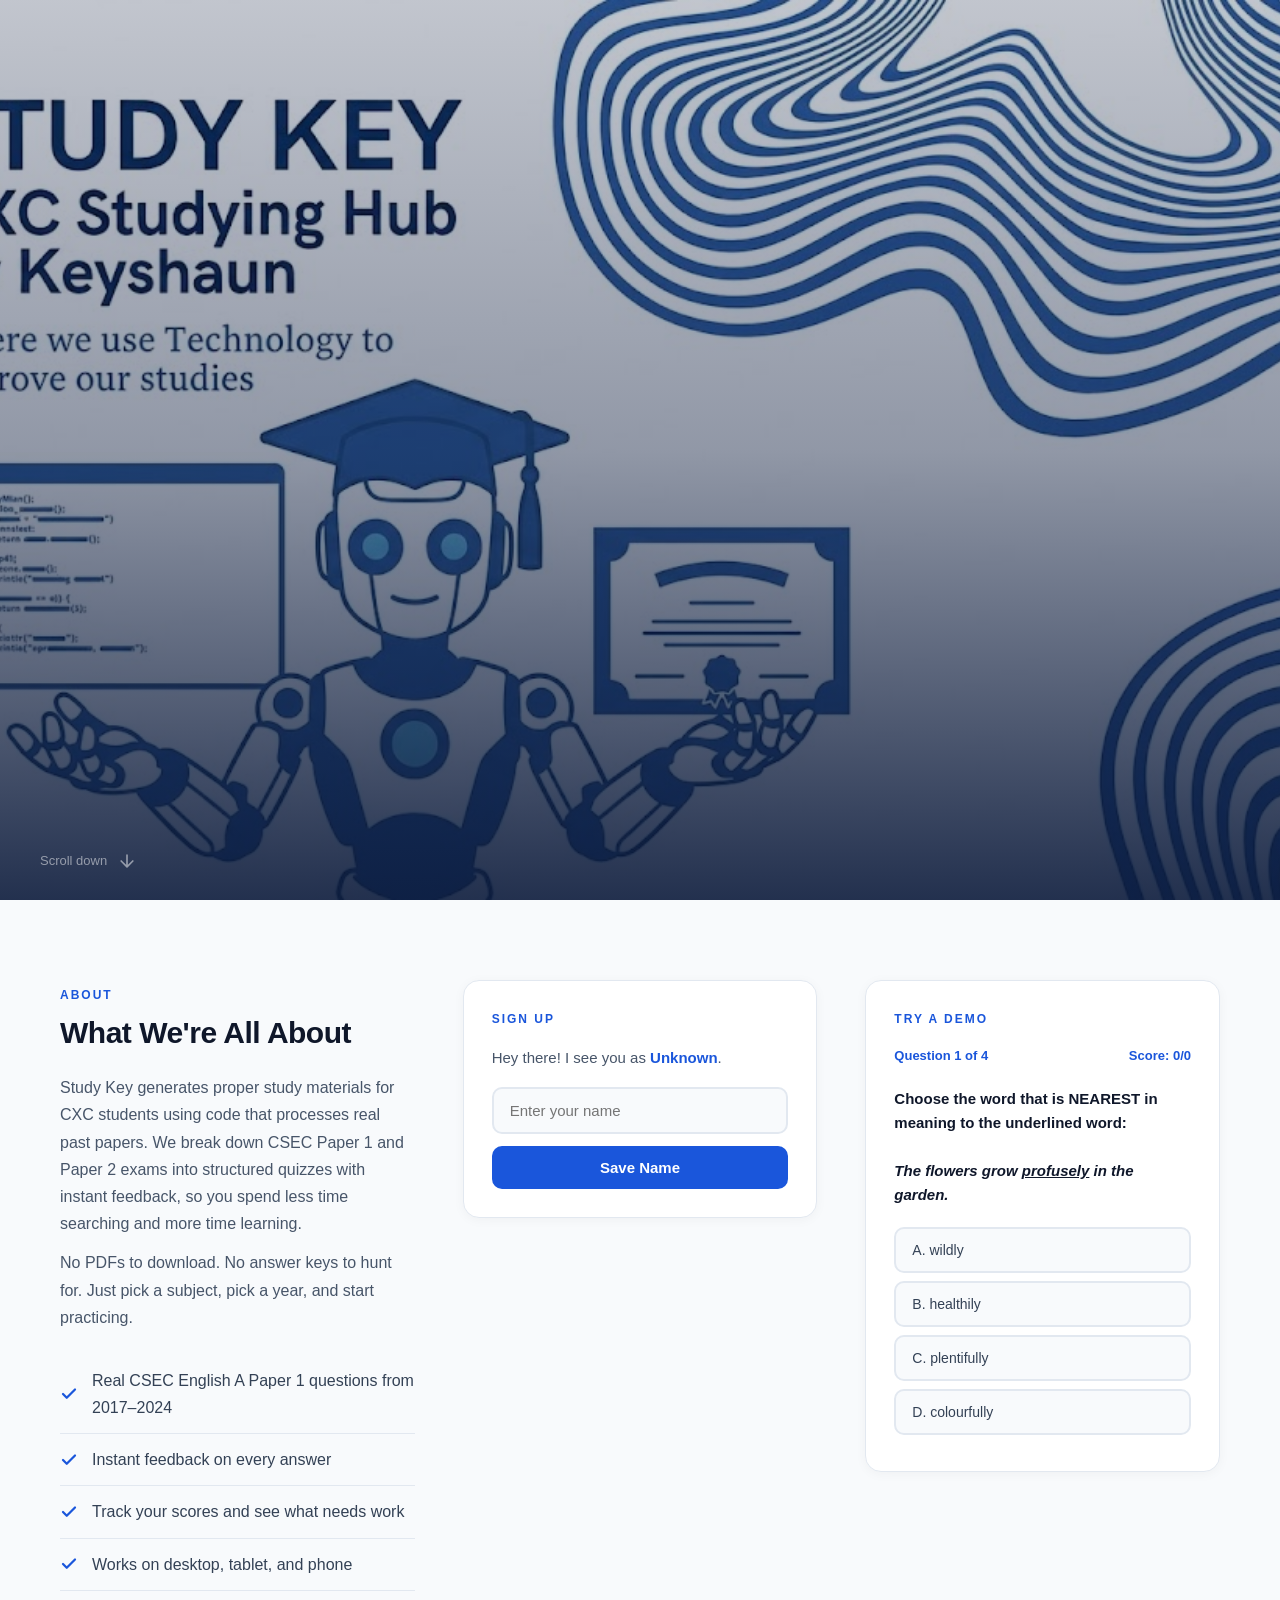
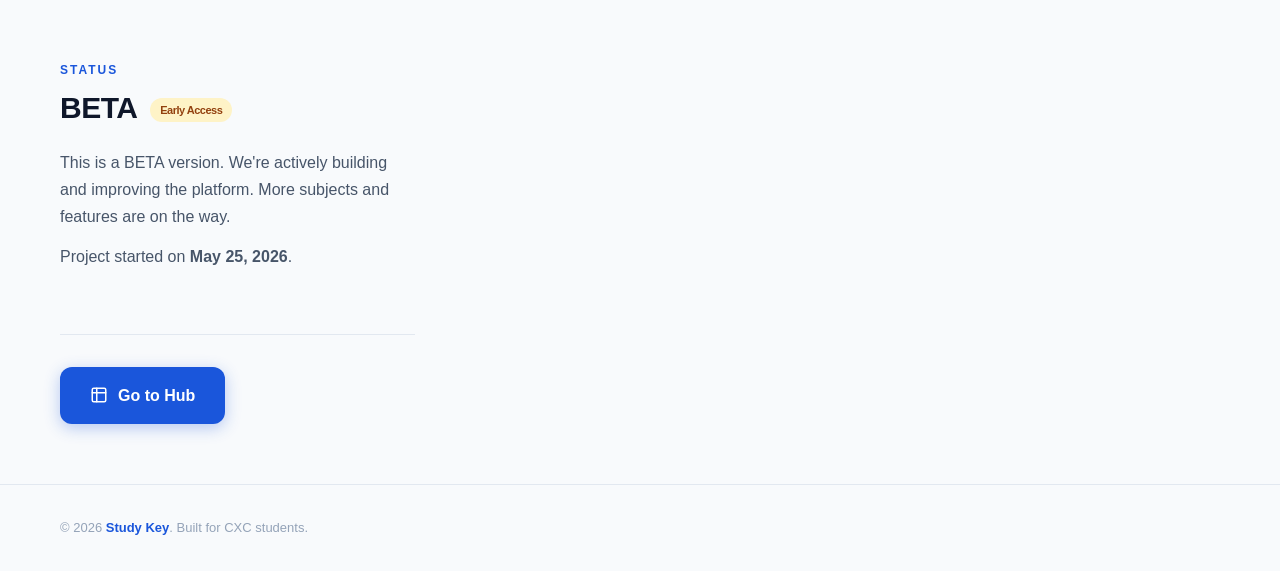
<file: index.html>
<!DOCTYPE html>
<html lang="en">
<head>
    <meta charset="UTF-8">
    <meta name="viewport" content="width=device-width, initial-scale=1.0">
    <meta name="description" content="Study Key - Smart study tools for CXC students. AI-powered quizzes, past paper practice, and personalized learning.">
    <meta name="keywords" content="CXC, CSEC, study, past papers, quizzes, exam prep, Caribbean">
    <meta name="author" content="Study Key">
    <meta name="theme-color" content="#1a56db">
    <meta property="og:title" content="Study Key - CXC Study Tools">
    <meta property="og:description" content="Smart study tools for CXC students. Practice with past papers and AI-powered quizzes.">
    <meta property="og:image" content="assets/icon.png">
    <meta property="og:type" content="website">
    <meta name="twitter:card" content="summary">
    <link rel="icon" type="image/x-icon" href="assets/favicon.ico">
    <link rel="icon" type="image/png" href="assets/icon.png">
    <link rel="apple-touch-icon" href="assets/icon.png">
    <title>Study Key - CXC Study Tools</title>
    <link rel="stylesheet" href="webstructure/login.css">
    <style>
        * {
            margin: 0;
            padding: 0;
            box-sizing: border-box;
        }

        html {
            scroll-behavior: smooth;
        }

        body {
            font-family: -apple-system, BlinkMacSystemFont, 'Segoe UI', Roboto, Oxygen, Ubuntu, Cantarell, sans-serif;
            background: #f8fafc;
            color: #1e293b;
            line-height: 1.7;
            -webkit-font-smoothing: antialiased;
        }

        .hero {
            position: relative;
            height: 100vh;
            background-color: #0b1a3b;
            background-image: url('assets/background.jpg');
            background-size: cover;
            background-position: top center;
            background-repeat: no-repeat;
        }

        .hero::before {
            content: '';
            position: absolute;
            inset: 0;
            background: linear-gradient(to bottom, rgba(11, 26, 59, 0.25) 0%, rgba(11, 26, 59, 0.45) 50%, rgba(11, 26, 59, 0.9) 100%);
        }

        .scroll-hint {
            position: absolute;
            bottom: 28px;
            left: 40px;
            z-index: 1;
            display: flex;
            align-items: center;
            gap: 10px;
            color: rgba(255, 255, 255, 0.5);
            font-size: 13px;
            text-decoration: none;
            cursor: pointer;
            transition: color 0.3s;
        }

        .scroll-hint:hover {
            color: rgba(255, 255, 255, 0.8);
        }

        .scroll-hint svg {
            width: 20px;
            height: 20px;
            animation: pulseDown 2s infinite;
        }

        .content {
            padding: 80px 60px 60px;
            display: grid;
            grid-template-columns: 1fr 1fr 1fr;
            gap: 48px;
            max-width: 100%;
        }

        .section {
            margin-bottom: 64px;
        }

        .section-label {
            font-size: 12px;
            font-weight: 700;
            text-transform: uppercase;
            letter-spacing: 2px;
            color: #1a56db;
            margin-bottom: 8px;
        }

        .section h2 {
            font-size: 30px;
            font-weight: 700;
            color: #0f172a;
            margin-bottom: 16px;
            letter-spacing: -0.5px;
        }

        .section p {
            font-size: 16px;
            color: #475569;
            margin-bottom: 12px;
        }

        .beta-badge {
            display: inline-block;
            background: #fef3c7;
            color: #92400e;
            font-size: 11px;
            font-weight: 700;
            padding: 3px 10px;
            border-radius: 20px;
            margin-left: 6px;
            vertical-align: middle;
        }

        .feature-list {
            list-style: none;
            margin-top: 24px;
        }

        .feature-list li {
            position: relative;
            padding: 12px 0 12px 32px;
            font-size: 16px;
            color: #334155;
            border-bottom: 1px solid #e2e8f0;
        }

        .feature-list li::before {
            content: '';
            position: absolute;
            left: 0;
            top: 50%;
            transform: translateY(-50%);
            width: 18px;
            height: 18px;
            background-image: url("data:image/svg+xml,%3Csvg xmlns='http://www.w3.org/2000/svg' viewBox='0 0 24 24' fill='none' stroke='%231a56db' stroke-width='3' stroke-linecap='round' stroke-linejoin='round'%3E%3Cpolyline points='20 6 9 17 4 12'/%3E%3C/svg%3E");
            background-size: contain;
            background-repeat: no-repeat;
        }

        .signup-card {
            background: #ffffff;
            border: 1px solid #e2e8f0;
            border-radius: 16px;
            padding: 28px;
            box-shadow: 0 2px 12px rgba(0, 0, 0, 0.04);
            height: fit-content;
            position: sticky;
            top: 40px;
        }

        .card-label {
            font-size: 12px;
            font-weight: 700;
            text-transform: uppercase;
            letter-spacing: 2px;
            color: #1a56db;
            margin-bottom: 16px;
        }

        .signup-card .signup-greeting {
            font-size: 15px;
            color: #475569;
            margin-bottom: 16px;
        }

        .signup-card .signup-greeting strong {
            color: #1a56db;
        }

        .signup-input {
            width: 100%;
            padding: 13px 16px;
            border: 2px solid #e2e8f0;
            border-radius: 10px;
            font-size: 15px;
            outline: none;
            transition: border-color 0.3s ease, box-shadow 0.3s ease;
            background: #f8fafc;
            font-family: inherit;
            margin-bottom: 12px;
        }

        .signup-input:focus {
            border-color: #1a56db;
            background: #fff;
            box-shadow: 0 0 0 3px rgba(26, 86, 219, 0.1);
        }

        .signup-btn {
            width: 100%;
            padding: 13px;
            background: #1a56db;
            color: #fff;
            border: none;
            border-radius: 10px;
            font-size: 15px;
            font-weight: 600;
            cursor: pointer;
            font-family: inherit;
            transition: background 0.2s ease, transform 0.2s ease;
        }

        .signup-btn:hover {
            background: #1e40af;
            transform: translateY(-1px);
        }

        .signup-btn.saved {
            background: #22c55e;
            pointer-events: none;
        }

        .signup-status {
            font-size: 13px;
            margin-top: 10px;
            text-align: center;
            color: #22c55e;
            font-weight: 600;
            display: none;
        }

        .signup-status.show {
            display: block;
        }

        .demo-card {
            background: #ffffff;
            border: 1px solid #e2e8f0;
            border-radius: 16px;
            padding: 28px;
            box-shadow: 0 2px 12px rgba(0, 0, 0, 0.04);
            height: fit-content;
            position: sticky;
            top: 40px;
        }

        .demo-score {
            display: flex;
            justify-content: space-between;
            align-items: center;
            margin-bottom: 20px;
            font-size: 13px;
            color: #64748b;
        }

        .demo-score span {
            font-weight: 700;
            color: #1a56db;
        }

        .demo-question {
            font-size: 15px;
            font-weight: 600;
            color: #0f172a;
            margin-bottom: 20px;
            line-height: 1.6;
        }

        .demo-option {
            display: block;
            width: 100%;
            text-align: left;
            padding: 13px 16px;
            margin-bottom: 8px;
            background: #f8fafc;
            border: 2px solid #e2e8f0;
            border-radius: 10px;
            font-size: 14px;
            color: #334155;
            cursor: pointer;
            transition: all 0.2s ease;
            font-family: inherit;
        }

        .demo-option:hover {
            border-color: #93c5fd;
            background: #eff6ff;
        }

        .demo-option.selected {
            border-color: #1a56db;
            background: #dbeafe;
            color: #1e40af;
        }

        .demo-option.correct {
            border-color: #22c55e;
            background: #f0fdf4;
            color: #166534;
            pointer-events: none;
        }

        .demo-option.wrong {
            border-color: #ef4444;
            background: #fef2f2;
            color: #991b1b;
            pointer-events: none;
        }

        .demo-feedback {
            margin-top: 16px;
            padding: 12px 16px;
            border-radius: 10px;
            font-size: 14px;
            font-weight: 600;
            display: none;
        }

        .demo-feedback.show {
            display: block;
        }

        .demo-feedback.correct {
            background: #f0fdf4;
            color: #166534;
        }

        .demo-feedback.wrong {
            background: #fef2f2;
            color: #991b1b;
        }

        .demo-next {
            display: none;
            align-items: center;
            gap: 6px;
            margin-top: 16px;
            padding: 10px 20px;
            background: #1a56db;
            color: #fff;
            border: none;
            border-radius: 10px;
            font-size: 14px;
            font-weight: 600;
            cursor: pointer;
            font-family: inherit;
            transition: background 0.2s ease;
        }

        .demo-next.show {
            display: inline-flex;
        }

        .demo-next:hover {
            background: #1e40af;
        }

        .cta {
            margin-top: 48px;
            padding-top: 32px;
            border-top: 1px solid #e2e8f0;
        }

        .btn {
            display: inline-flex;
            align-items: center;
            gap: 10px;
            padding: 15px 30px;
            border-radius: 12px;
            font-size: 16px;
            font-weight: 600;
            text-decoration: none;
            transition: transform 0.2s ease, box-shadow 0.2s ease, background 0.2s ease;
            cursor: pointer;
            border: none;
            font-family: inherit;
        }

        .btn:hover {
            transform: translateY(-2px);
        }

        .btn-primary {
            background: #1a56db;
            color: #ffffff;
            box-shadow: 0 4px 16px rgba(26, 86, 219, 0.3);
        }

        .btn-primary:hover {
            background: #1e40af;
            box-shadow: 0 6px 24px rgba(26, 86, 219, 0.4);
        }

        .footer {
            padding: 32px 60px;
            border-top: 1px solid #e2e8f0;
            color: #94a3b8;
            font-size: 13px;
        }

        .footer strong {
            color: #1a56db;
            font-weight: 600;
        }

        @keyframes pulseDown {
            0%, 100% { transform: translateY(0); opacity: 0.5; }
            50% { transform: translateY(8px); opacity: 1; }
        }

        @media (max-width: 1200px) {
            .content {
                grid-template-columns: 1fr 1fr;
                gap: 36px;
                padding: 60px 40px 48px;
            }
        }

        @media (max-width: 800px) {
            .content {
                grid-template-columns: 1fr;
                gap: 32px;
                padding: 48px 24px 40px;
            }

            .signup-card,
            .demo-card {
                position: static;
            }
        }

        @media (max-width: 600px) {
            .hero {
                height: 80vh;
            }

            .section h2 {
                font-size: 24px;
            }

            .btn {
                padding: 14px 24px;
                font-size: 15px;
            }

            .scroll-hint {
                left: 24px;
                bottom: 20px;
            }

            .footer {
                padding: 24px;
            }
        }
    </style>
</head>
<body>

    <section class="hero">
        <a href="#main-content" class="scroll-hint">
            Scroll down
            <svg viewBox="0 0 24 24" fill="none" stroke="currentColor" stroke-width="2" stroke-linecap="round" stroke-linejoin="round"><path d="M12 5v14M5 12l7 7 7-7"/></svg>
        </a>
    </section>

    <main id="main-content">

        <div class="content">
            <div>
                <div class="section">
                    <span class="section-label">About</span>
                    <h2>What We're All About</h2>
                    <p>
                        Study Key generates proper study materials for CXC students using code that processes real past papers.
                        We break down CSEC Paper 1 and Paper 2 exams into structured quizzes with instant feedback, so you spend
                        less time searching and more time learning.
                    </p>
                    <p>
                        No PDFs to download. No answer keys to hunt for. Just pick a subject, pick a year, and start practicing.
                    </p>
                    <ul class="feature-list">
                        <li>Real CSEC English A Paper 1 questions from 2017–2024</li>
                        <li>Instant feedback on every answer</li>
                        <li>Track your scores and see what needs work</li>
                        <li>Works on desktop, tablet, and phone</li>
                    </ul>
                </div>

                <div class="section">
                    <span class="section-label">Status</span>
                    <h2>BETA <span class="beta-badge">Early Access</span></h2>
                    <p>
                        This is a BETA version. We're actively building and improving the platform.
                        More subjects and features are on the way.
                    </p>
                    <p>
                        Project started on <strong>May 25, 2026</strong>.
                    </p>
                </div>

                <div class="cta">
                    <a href="hub.html" class="btn btn-primary">
                        <svg width="18" height="18" viewBox="0 0 24 24" fill="none" stroke="currentColor" stroke-width="2" stroke-linecap="round" stroke-linejoin="round"><rect x="3" y="3" width="18" height="18" rx="2"/><path d="M9 3v18"/><path d="M3 9h18"/></svg>
                        Go to Hub
                    </a>
                </div>
            </div>

            <div class="signup-card">
                <div class="card-label">Sign Up</div>
                <p class="signup-greeting" id="signup-greeting">
                    Hey there! I see you as <strong id="signup-ip">loading...</strong>.
                </p>
                <input type="text" class="signup-input" id="signup-name" placeholder="Enter your name" maxlength="30" autocomplete="off">
                <button class="signup-btn" id="signup-btn" onclick="saveSignupName()">Save Name</button>
                <div class="signup-status" id="signup-status">Name saved!</div>
            </div>

            <div class="demo-card">
                <div class="card-label">Try a Demo</div>
                <div class="demo-score">
                    <span id="demo-question-num">Question 1 of 4</span>
                    <span>Score: <span id="demo-score">0</span>/<span id="demo-total">0</span></span>
                </div>
                <div class="demo-question" id="demo-question"></div>
                <div id="demo-options"></div>
                <div class="demo-feedback" id="demo-feedback"></div>
                <button class="demo-next" id="demo-next" onclick="nextDemoQuestion()">Next Question</button>
            </div>
        </div>

    </main>

    <footer class="footer">
        <p>&copy; 2026 <strong>Study Key</strong>. Built for CXC students.</p>
    </footer>

    <script>
        const SIGNUP_KEY = 'studykey_username';
        const IP_KEY = 'studykey_ip';

        async function fetchIP() {
            try {
                const services = [
                    'https://api.ipify.org?format=json',
                    'https://api.ip.sb/ip',
                    'https://api.my-ip.io/ip'
                ];
                for (const service of services) {
                    try {
                        const controller = new AbortController();
                        const timeoutId = setTimeout(() => controller.abort(), 3000);
                        const response = await fetch(service, { signal: controller.signal });
                        clearTimeout(timeoutId);
                        if (response.ok) {
                            const contentType = response.headers.get('content-type');
                            if (contentType && contentType.includes('application/json')) {
                                const data = await response.json();
                                return data.ip || String(data);
                            }
                            const text = await response.text();
                            return text.trim();
                        }
                    } catch (e) {
                        continue;
                    }
                }
                return 'Unknown';
            } catch (error) {
                return 'Unknown';
            }
        }

        async function initSignup() {
            const ip = await fetchIP();
            document.getElementById('signup-ip').textContent = ip;
            localStorage.setItem(IP_KEY, ip);

            const savedName = localStorage.getItem(SIGNUP_KEY);
            if (savedName) {
                document.getElementById('signup-name').value = savedName;
                document.getElementById('signup-name').disabled = true;
                document.getElementById('signup-btn').textContent = 'Name Saved';
                document.getElementById('signup-btn').classList.add('saved');
                document.getElementById('signup-status').classList.add('show');
                document.getElementById('signup-greeting').innerHTML = `Welcome back, <strong>${escapeHTML(savedName)}</strong>!`;
            }
        }

        function saveSignupName() {
            const name = document.getElementById('signup-name').value.trim();
            if (!name || name.length < 2) {
                document.getElementById('signup-name').style.borderColor = '#ef4444';
                setTimeout(() => {
                    document.getElementById('signup-name').style.borderColor = '';
                }, 2000);
                return;
            }

            localStorage.setItem(SIGNUP_KEY, name);
            document.getElementById('signup-name').disabled = true;
            document.getElementById('signup-btn').textContent = 'Name Saved';
            document.getElementById('signup-btn').classList.add('saved');
            document.getElementById('signup-status').classList.add('show');
            document.getElementById('signup-greeting').innerHTML = `Welcome, <strong>${escapeHTML(name)}</strong>!`;
        }

        function escapeHTML(str) {
            const div = document.createElement('div');
            div.textContent = str;
            return div.innerHTML;
        }

        initSignup();

        const demoQuestions = [
            {
                question: "Choose the word that is NEAREST in meaning to the underlined word:<br><br><em>The flowers grow <u>profusely</u> in the garden.</em>",
                options: ["wildly", "healthily", "plentifully", "colourfully"],
                correct: 2
            },
            {
                question: "Choose the word OPPOSITE in meaning to the underlined word:<br><br><em>She seems <u>sensitive</u> to the feelings of others.</em>",
                options: ["unaware of", "unsure about", "unaffected by", "appreciative of"],
                correct: 0
            },
            {
                question: "Which sentence is grammatically correct?",
                options: ["Each of the students have a book.", "Each of the students has a book.", "Each of the students are having a book.", "Each of the students were having a book."],
                correct: 1
            },
            {
                question: "Identify the error in the sentence:<br><br><em>Neither the books nor the pen are on the table.</em>",
                options: ["Neither", "the books", "are", "on the table"],
                correct: 2
            }
        ];

        let currentDemoQuestion = 0;
        let demoScore = 0;
        let demoAnswered = false;

        function loadDemoQuestion() {
            demoAnswered = false;
            const q = demoQuestions[currentDemoQuestion];
            document.getElementById('demo-question-num').textContent = `Question ${currentDemoQuestion + 1} of ${demoQuestions.length}`;
            document.getElementById('demo-question').innerHTML = q.question;
            document.getElementById('demo-score').textContent = demoScore;
            document.getElementById('demo-total').textContent = currentDemoQuestion;
            
            const optionsContainer = document.getElementById('demo-options');
            optionsContainer.innerHTML = '';
            
            q.options.forEach((opt, index) => {
                const btn = document.createElement('button');
                btn.className = 'demo-option';
                btn.textContent = `${String.fromCharCode(65 + index)}. ${opt}`;
                btn.onclick = () => selectDemoAnswer(index);
                optionsContainer.appendChild(btn);
            });
            
            document.getElementById('demo-feedback').className = 'demo-feedback';
            document.getElementById('demo-feedback').textContent = '';
            document.getElementById('demo-next').className = 'demo-next';
        }

        function selectDemoAnswer(index) {
            if (demoAnswered) return;
            demoAnswered = true;
            
            const q = demoQuestions[currentDemoQuestion];
            const buttons = document.querySelectorAll('.demo-option');
            const feedback = document.getElementById('demo-feedback');
            const nextBtn = document.getElementById('demo-next');
            
            if (index === q.correct) {
                demoScore++;
                buttons[index].classList.add('correct');
                feedback.textContent = 'Correct! Well done.';
                feedback.className = 'demo-feedback correct show';
            } else {
                buttons[index].classList.add('wrong');
                buttons[q.correct].classList.add('correct');
                feedback.textContent = `Incorrect. The answer is ${String.fromCharCode(65 + q.correct)}.`;
                feedback.className = 'demo-feedback wrong show';
            }
            
            document.getElementById('demo-score').textContent = demoScore;
            document.getElementById('demo-total').textContent = currentDemoQuestion + 1;
            
            if (currentDemoQuestion < demoQuestions.length - 1) {
                nextBtn.textContent = 'Next Question';
            } else {
                nextBtn.textContent = 'Restart Demo';
            }
            nextBtn.className = 'demo-next show';
        }

        function nextDemoQuestion() {
            currentDemoQuestion++;
            if (currentDemoQuestion >= demoQuestions.length) {
                currentDemoQuestion = 0;
                demoScore = 0;
            }
            loadDemoQuestion();
        }

        loadDemoQuestion();
    </script>

</body>
</html>
</file>
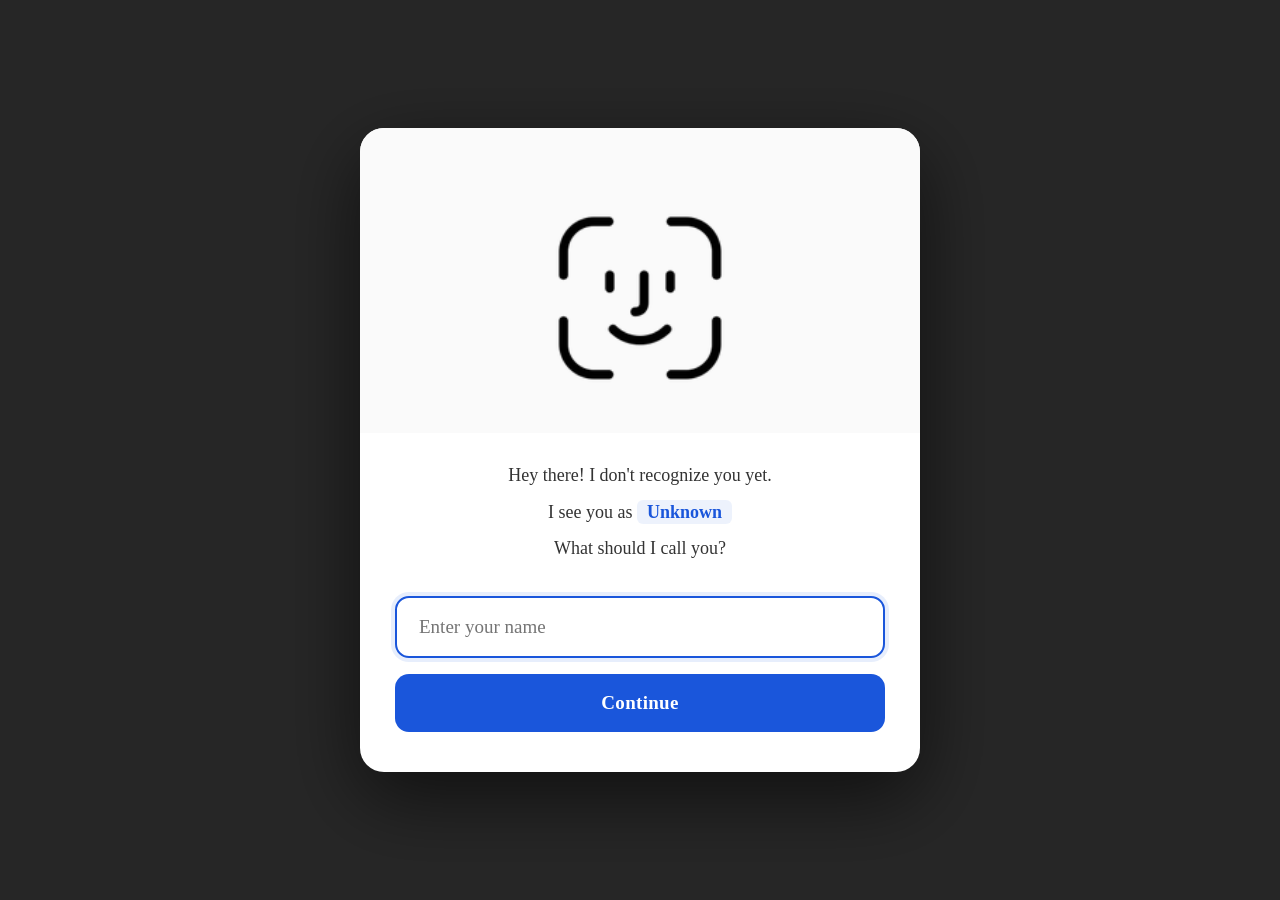
<file: devhub.html>
<!DOCTYPE html>
<html lang="en">
<head>
    <meta charset="UTF-8">
    <meta name="viewport" content="width=device-width, initial-scale=1.0">
    <title>Study Key</title>
    <link rel="stylesheet" href="webstructure/login.css">
</head>
<body>
    <!-- Your site content here -->
    
    <script src="webstructure/login.js"></script>
</body>
</html>
</file>
<file: webstructure/login.css>
.login-overlay {
    position: fixed;
    top: 0;
    left: 0;
    width: 100%;
    height: 100%;
    background: rgba(0, 0, 0, 0.85);
    display: flex;
    justify-content: center;
    align-items: center;
    z-index: 9999;
    opacity: 0;
    transition: opacity 0.5s ease;
    padding: 20px;
    box-sizing: border-box;
}

.login-overlay.active {
    opacity: 1;
}

.login-overlay.fade-out {
    opacity: 0;
    transition: opacity 0.8s ease;
}

.login-box {
    background: #ffffff;
    border-radius: 24px;
    width: 520px;
    max-width: 95vw;
    box-shadow: 0 25px 80px rgba(0, 0, 0, 0.6);
    overflow: hidden;
    transform: translateY(30px);
    transition: transform 0.5s cubic-bezier(0.34, 1.56, 0.64, 1);
}

.login-overlay.active .login-box {
    transform: translateY(0);
}

.login-image-container {
    display: flex;
    justify-content: center;
    align-items: center;
    padding: 50px 30px 20px;
    background: #fafafa;
    min-height: 200px;
    position: relative;
}

.login-image-container img {
    width: 160px;
    height: 160px;
    object-fit: contain;
    border-radius: 16px;
}

.login-image-container .login-icon.hidden {
    display: none;
}

.login-greeting {
    padding: 20px 35px 10px;
    text-align: center;
    color: #333;
}

.login-greeting .ip-display {
    font-weight: 700;
    color: #1a56db;
    background: rgba(26, 86, 219, 0.08);
    padding: 2px 10px;
    border-radius: 6px;
}

.login-greeting p {
    margin: 8px 0;
    font-size: 17px;
    line-height: 1.6;
}

.login-greeting p:first-child {
    font-size: 18px;
    font-weight: 500;
}

.login-input-area {
    padding: 15px 35px 40px;
    display: flex;
    flex-direction: column;
    gap: 16px;
}

.login-input-area input {
    width: 100%;
    padding: 16px 20px;
    border: 2px solid #e0e0e0;
    border-radius: 14px;
    font-size: 18px;
    outline: none;
    transition: border-color 0.3s ease, box-shadow 0.3s ease;
    box-sizing: border-box;
    background: #fafafa;
    font-family: inherit;
}

.login-input-area input:focus {
    border-color: #1a56db;
    background: #fff;
    box-shadow: 0 0 0 4px rgba(26, 86, 219, 0.1);
}

.login-input-area button {
    width: 100%;
    padding: 16px;
    background: #1a56db;
    color: #fff;
    border: none;
    border-radius: 14px;
    font-size: 18px;
    font-weight: 600;
    cursor: pointer;
    transition: background-color 0.3s ease, transform 0.2s ease, box-shadow 0.3s ease;
    font-family: inherit;
    letter-spacing: 0.3px;
}

.login-input-area button:hover {
    background: #1e40af;
    transform: scale(1.01);
    box-shadow: 0 4px 20px rgba(26, 86, 219, 0.4);
}

.login-input-area button:active {
    transform: scale(0.98);
}

.login-loading-dots {
    display: none;
    justify-content: center;
    gap: 10px;
    padding: 5px 0;
}

.login-loading-dots.active {
    display: flex;
}

.login-loading-dots .dot {
    width: 12px;
    height: 12px;
    border-radius: 50%;
    background: #1a56db;
    animation: bounce 1.4s infinite ease-in-out both;
}

.login-loading-dots .dot:nth-child(1) { animation-delay: -0.32s; }
.login-loading-dots .dot:nth-child(2) { animation-delay: -0.16s; }
.login-loading-dots .dot:nth-child(3) { animation-delay: 0s; }

@keyframes bounce {
    0%, 80%, 100% { transform: scale(0); }
    40% { transform: scale(1); }
}

.login-welcome {
    text-align: center;
    padding: 15px 35px;
}

.login-welcome .welcome-name {
    font-size: 22px;
    font-weight: 700;
    margin: 0 0 5px;
    color: #1a56db;
}

.login-welcome .welcome-sub {
    font-size: 15px;
    opacity: 0.7;
    margin: 0;
    color: #666;
}

.faceid-success-container {
    width: 160px;
    height: 160px;
    display: flex;
    justify-content: center;
    align-items: center;
}

.faceid-circle {
    position: relative;
    width: 100px;
    height: 100px;
}

.faceid-ring {
    position: absolute;
    top: 0;
    left: 0;
    width: 100%;
    height: 100%;
    border-radius: 50%;
    border: 4px solid transparent;
    border-top-color: #1a56db;
    opacity: 0;
}

.faceid-circle.animate .faceid-ring {
    opacity: 1;
    animation: faceid-spin 0.8s ease-out forwards;
}

.faceid-check {
    position: absolute;
    top: 50%;
    left: 50%;
    transform: translate(-50%, -50%) scale(0);
    width: 60px;
    height: 60px;
    opacity: 0;
}

.faceid-circle.animate .faceid-check {
    animation: faceid-pop 0.5s 0.5s cubic-bezier(0.34, 1.56, 0.64, 1) forwards;
}

.faceid-check svg {
    width: 100%;
    height: 100%;
}

.check-path {
    stroke-dasharray: 30;
    stroke-dashoffset: 30;
}

.faceid-circle.animate .check-path {
    animation: faceid-draw 0.4s 0.6s ease forwards;
}

@keyframes faceid-spin {
    0% {
        transform: rotate(0deg);
        border-top-color: #1a56db;
        border-right-color: transparent;
        border-bottom-color: transparent;
        border-left-color: transparent;
    }
    50% {
        border-top-color: #1a56db;
        border-right-color: #1a56db;
        border-bottom-color: transparent;
        border-left-color: transparent;
    }
    100% {
        transform: rotate(360deg);
        border-color: #22c55e;
        opacity: 1;
    }
}

@keyframes faceid-pop {
    0% {
        opacity: 0;
        transform: translate(-50%, -50%) scale(0);
    }
    100% {
        opacity: 1;
        transform: translate(-50%, -50%) scale(1);
    }
}

@keyframes faceid-draw {
    0% {
        stroke-dashoffset: 30;
    }
    100% {
        stroke-dashoffset: 0;
    }
}

@media (max-width: 600px) {
    .login-overlay {
        padding: 12px;
        align-items: center;
    }
    
    .login-box {
        width: 100%;
        max-width: 100%;
        border-radius: 20px;
    }
    
    .login-image-container {
        padding: 40px 20px 15px;
        min-height: 170px;
    }
    
    .login-image-container img {
        width: 130px;
        height: 130px;
        border-radius: 14px;
    }
    
    .login-greeting {
        padding: 16px 25px 8px;
    }
    
    .login-greeting p {
        font-size: 16px;
        margin: 6px 0;
    }
    
    .login-greeting p:first-child {
        font-size: 17px;
    }
    
    .login-input-area {
        padding: 12px 25px 35px;
        gap: 14px;
    }
    
    .login-input-area input {
        padding: 15px 18px;
        font-size: 17px;
        border-radius: 12px;
    }
    
    .login-input-area button {
        padding: 15px;
        font-size: 17px;
        border-radius: 12px;
    }
    
    .faceid-success-container {
        width: 130px;
        height: 130px;
    }
    
    .faceid-circle {
        width: 80px;
        height: 80px;
    }
    
    .faceid-check {
        width: 48px;
        height: 48px;
    }
}

@media (max-width: 380px) {
    .login-image-container {
        padding: 30px 15px 10px;
        min-height: 140px;
    }
    
    .login-image-container img {
        width: 100px;
        height: 100px;
    }
    
    .login-greeting {
        padding: 12px 20px 6px;
    }
    
    .login-greeting p {
        font-size: 15px;
    }
    
    .login-input-area {
        padding: 10px 20px 30px;
        gap: 12px;
    }
    
    .login-input-area input {
        padding: 14px 16px;
        font-size: 16px;
    }
    
    .login-input-area button {
        padding: 14px;
        font-size: 16px;
    }
    
    .faceid-success-container {
        width: 100px;
        height: 100px;
    }
    
    .faceid-circle {
        width: 64px;
        height: 64px;
    }
    
    .faceid-check {
        width: 38px;
        height: 38px;
    }
}

@media (min-width: 1200px) {
    .login-box {
        width: 560px;
    }
    
    .login-image-container {
        min-height: 220px;
        padding: 60px 40px 25px;
    }
    
    .login-image-container img {
        width: 180px;
        height: 180px;
    }
    
    .login-greeting p {
        font-size: 18px;
    }
    
    .login-input-area input {
        padding: 18px 22px;
        font-size: 19px;
    }
    
    .login-input-area button {
        padding: 18px;
        font-size: 19px;
    }
}
</file>
